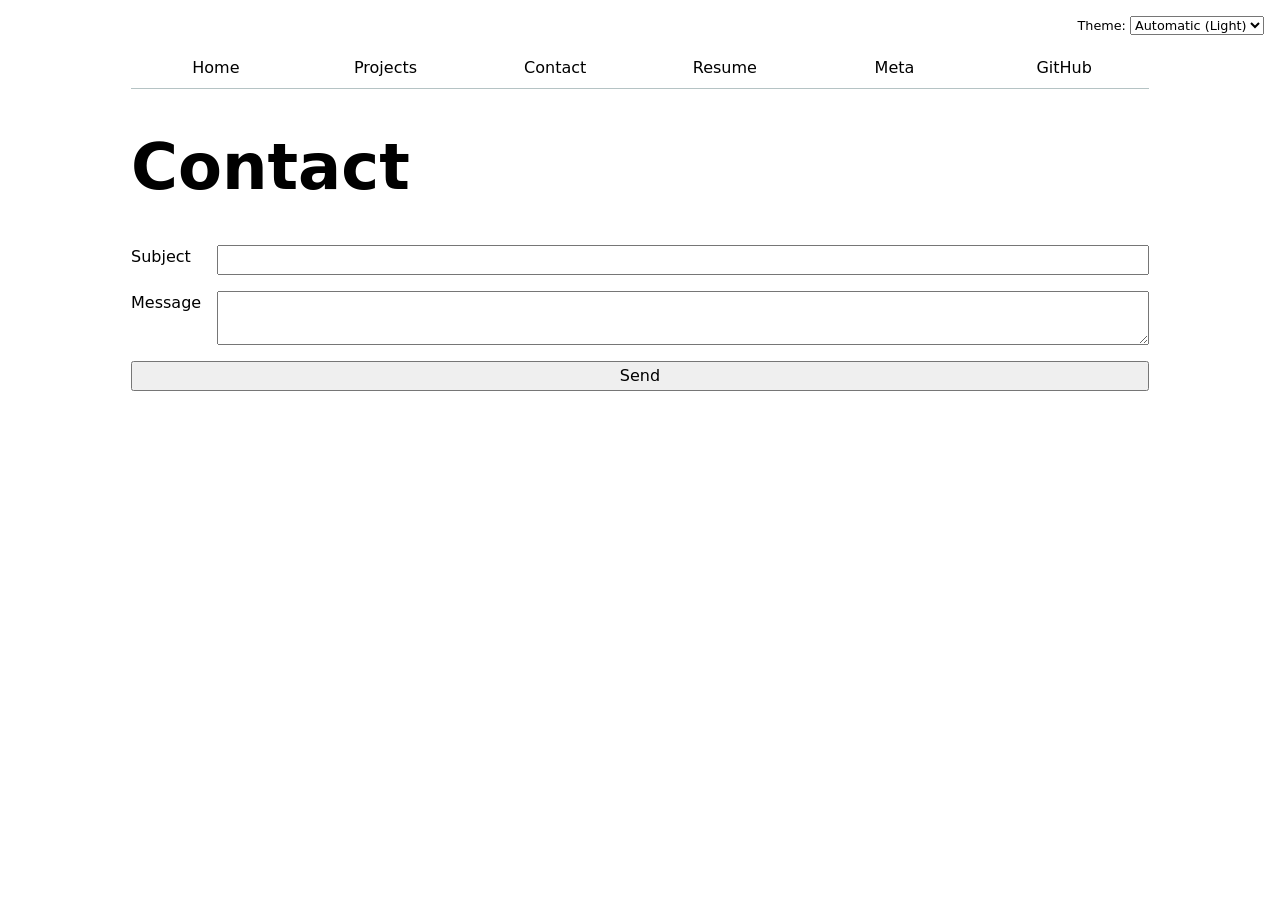
<file: contact/index.html>
<!DOCTYPE html>
<html lang="en">
<head>
    <meta charset="UTF-8">
    <meta name="viewport" content="width=device-width, initial-scale=1.0">
    <title>Contact</title>
    <link rel="stylesheet" href="../style.css">
    <script type="module" src="../global.js"></script>
</head>
<body>
<h1>Contact</h1>
<form action="mailto:jiw294@ucsd.edu">
  <label>Subject
    <input name="subject">
  </label>
  <label>Message
    <textarea name="body"></textarea>
  </label>
  <button>Send</button>
</form>    
</body>
</html>
</file>
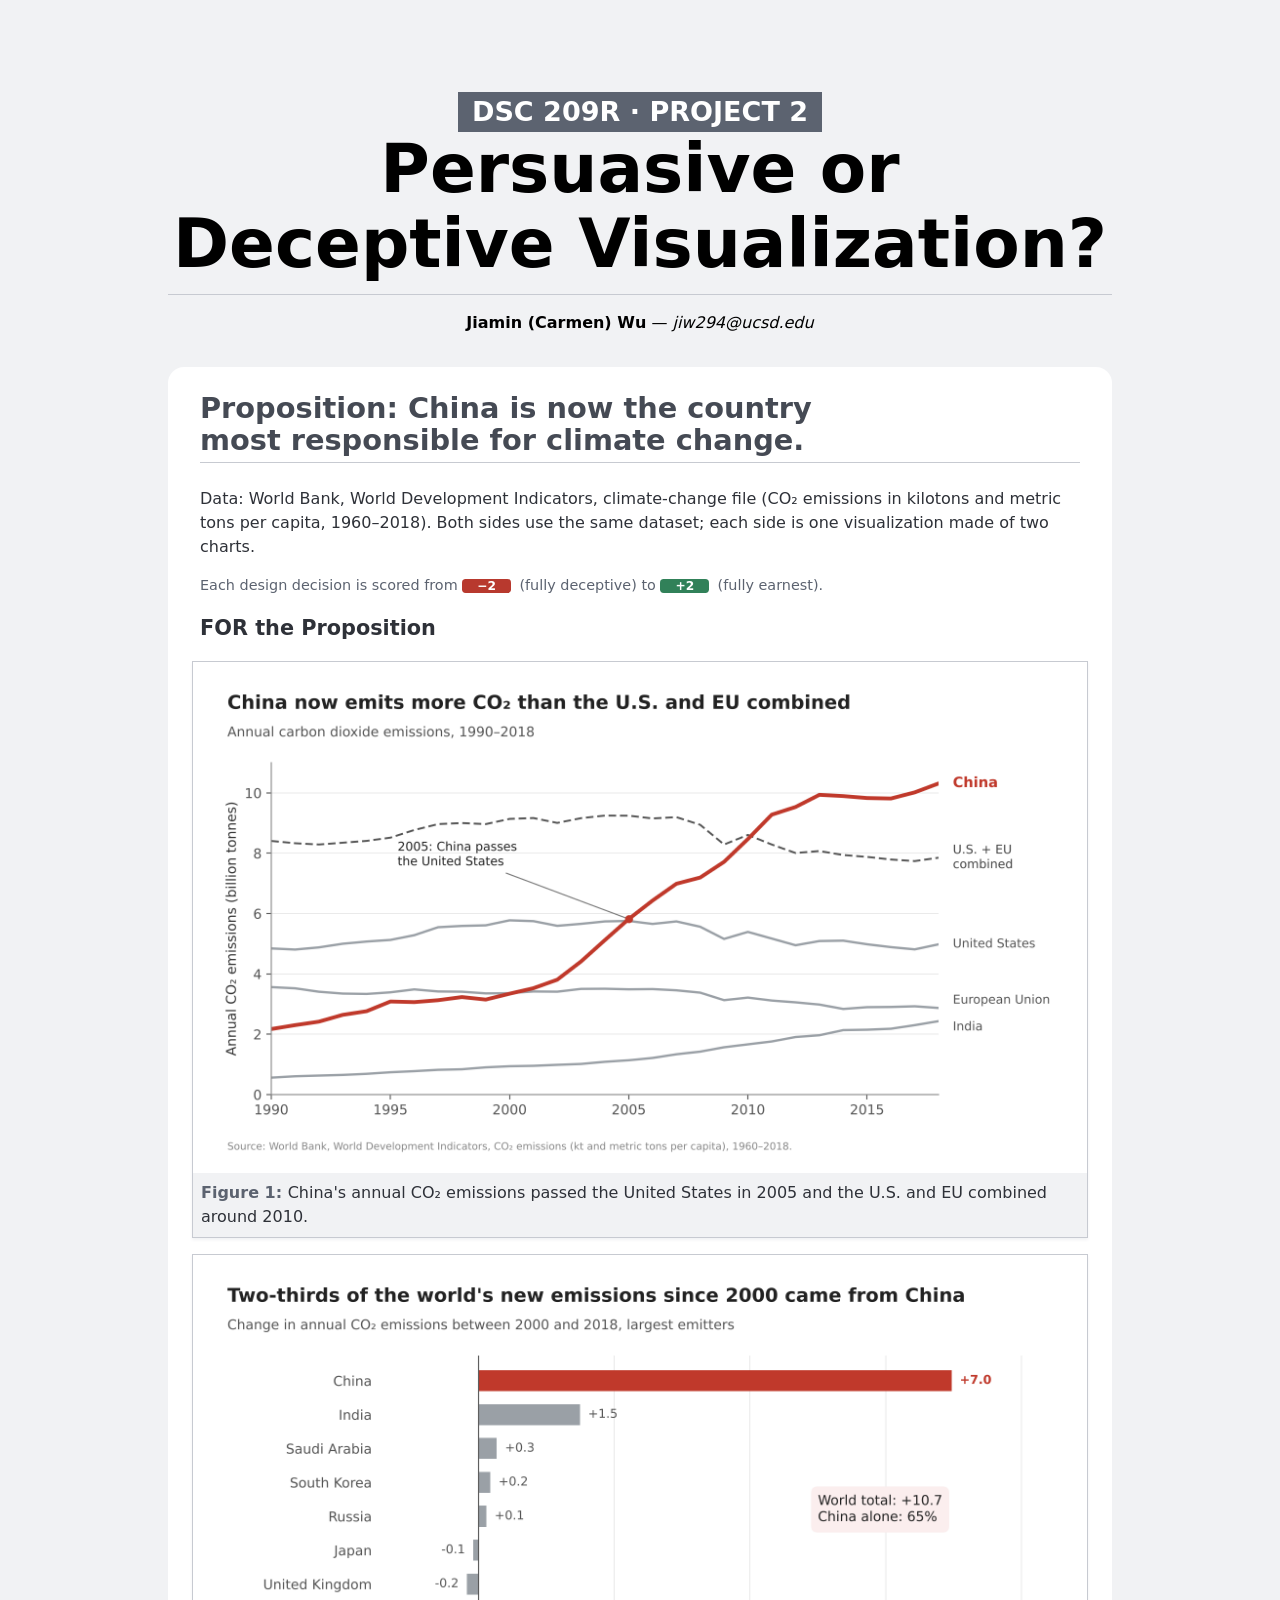
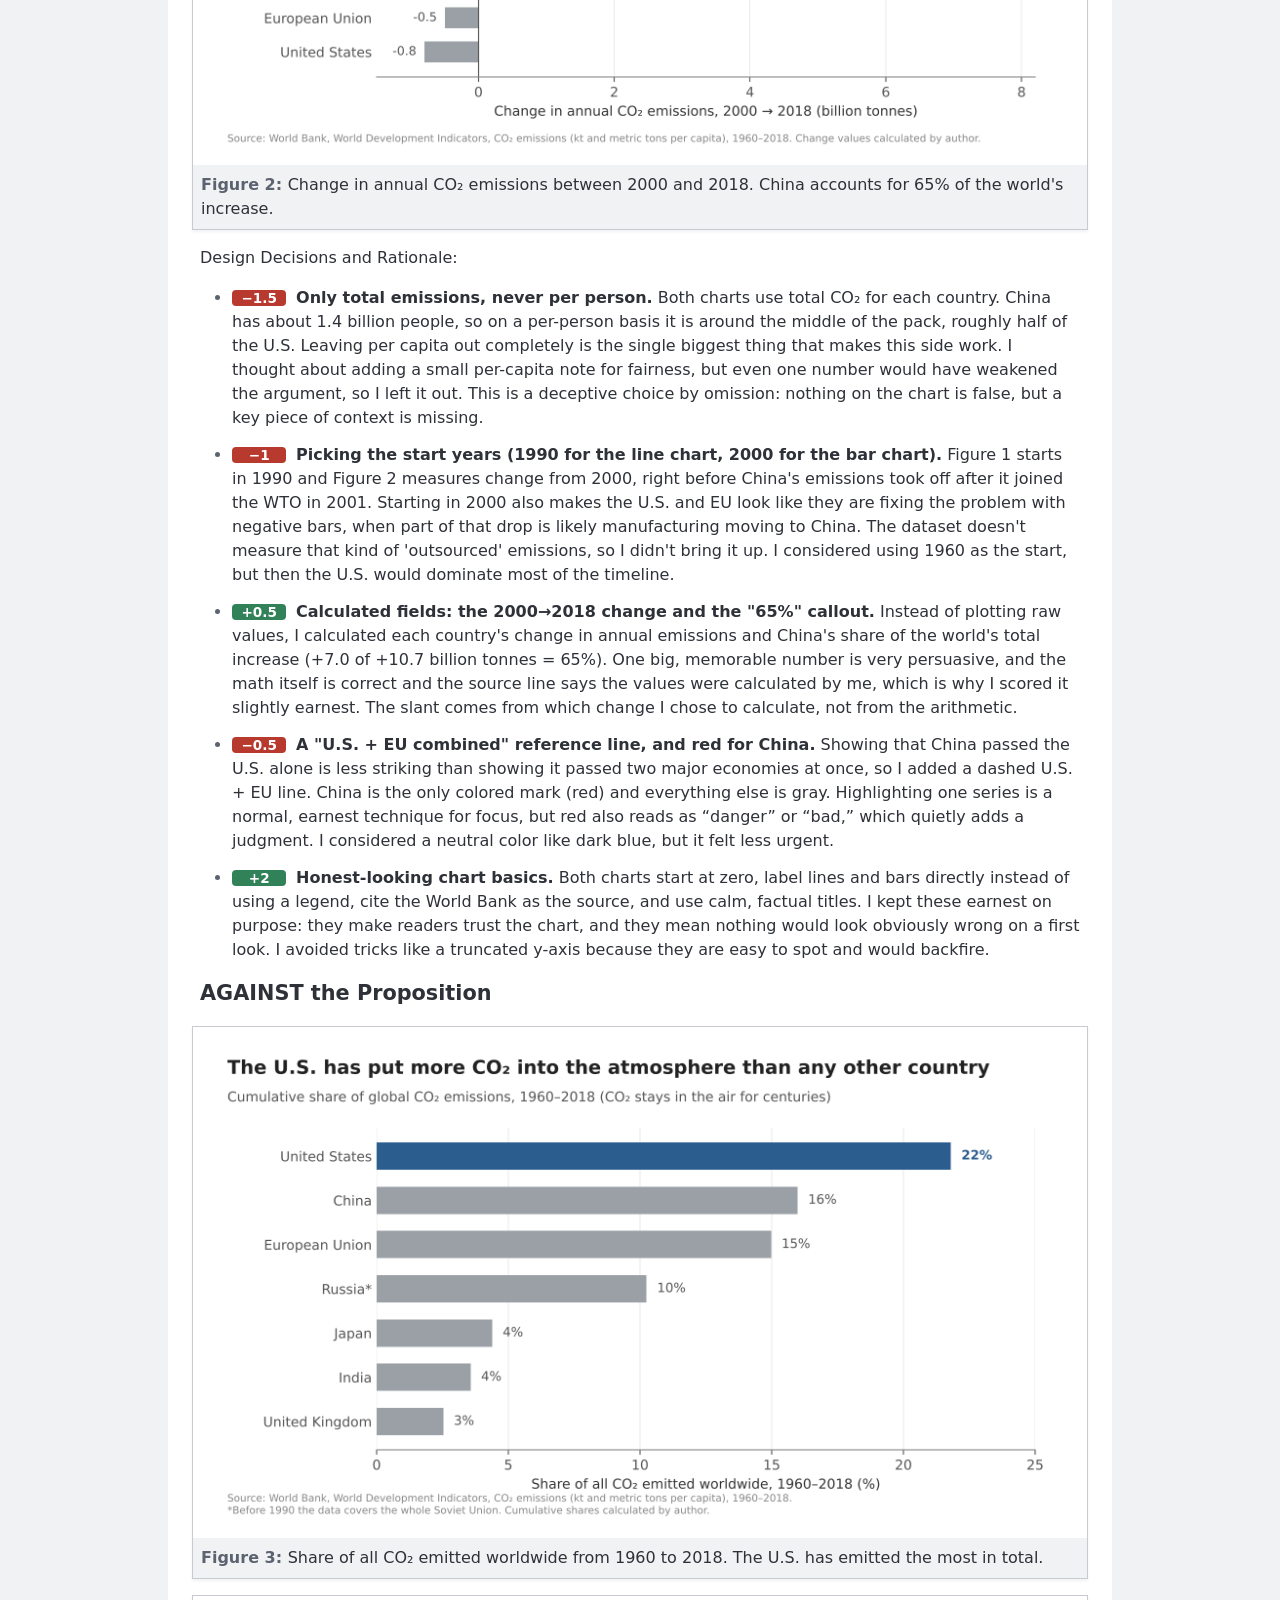
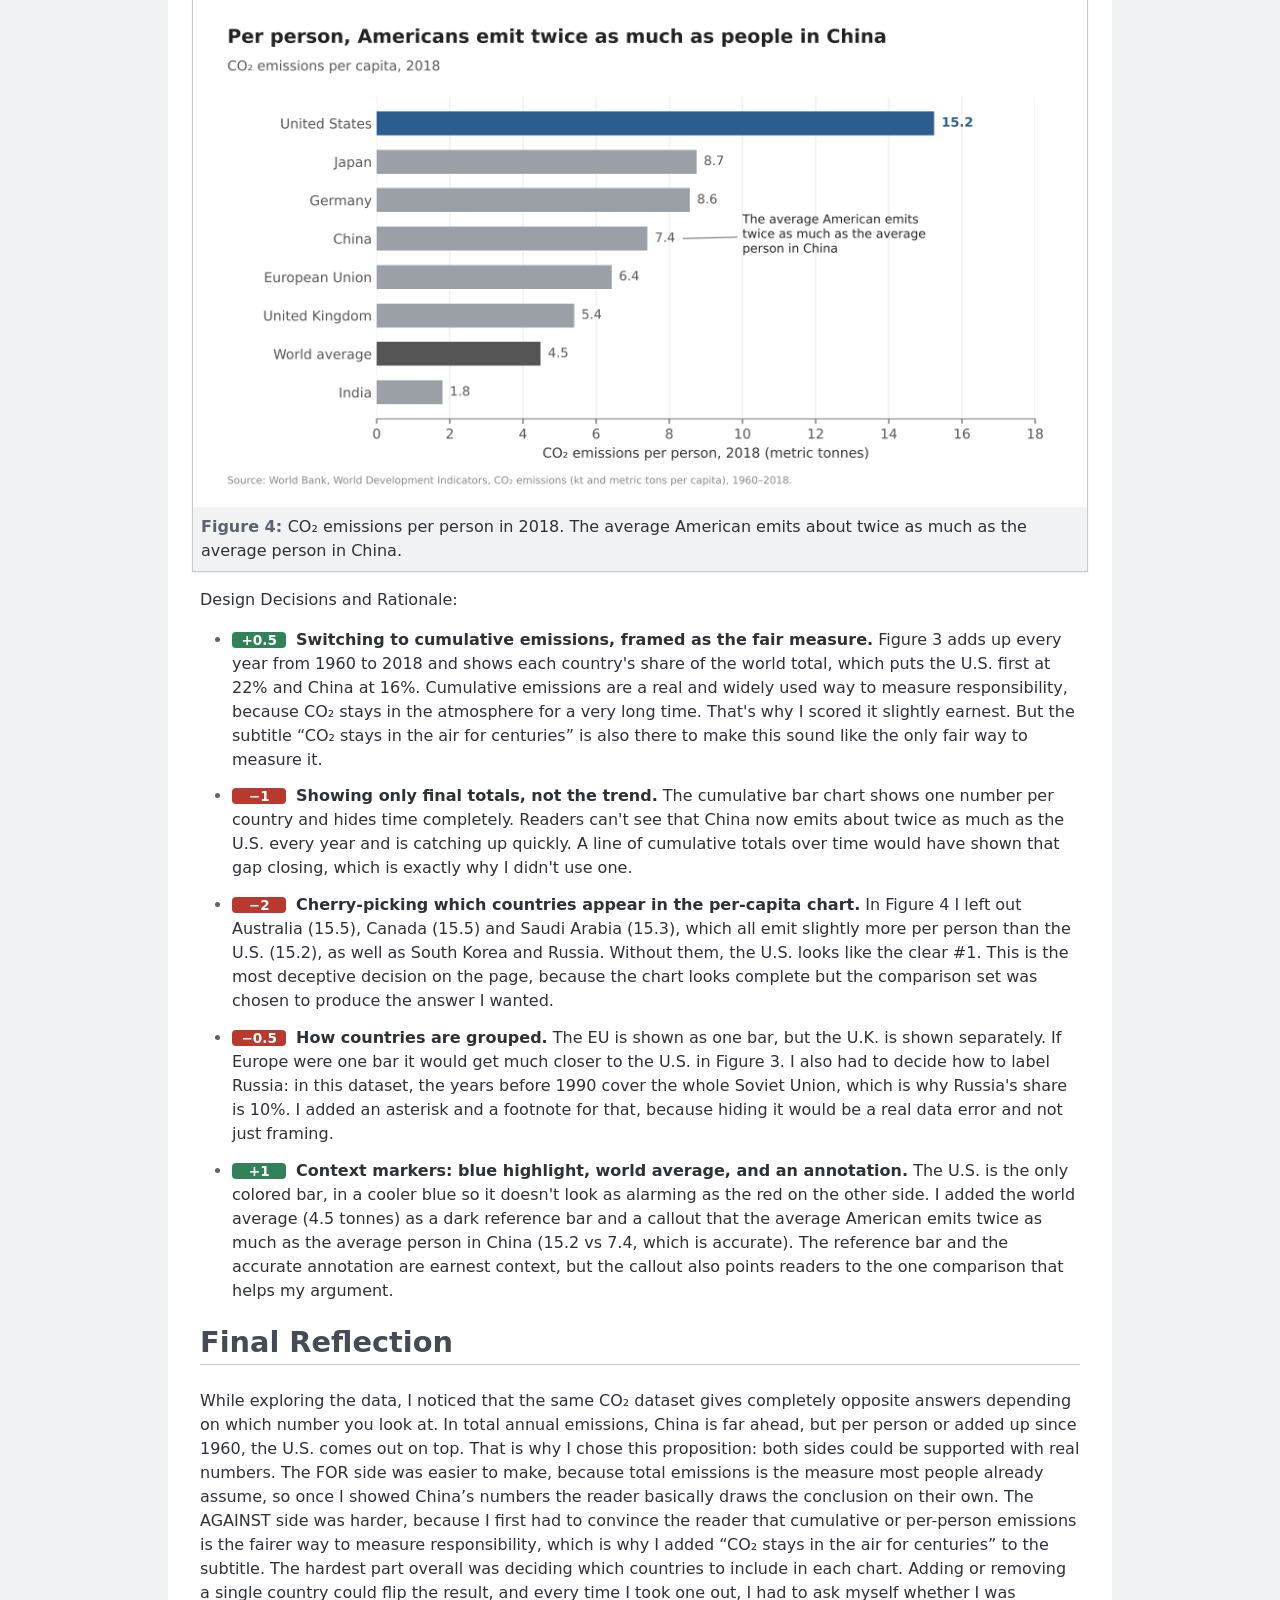
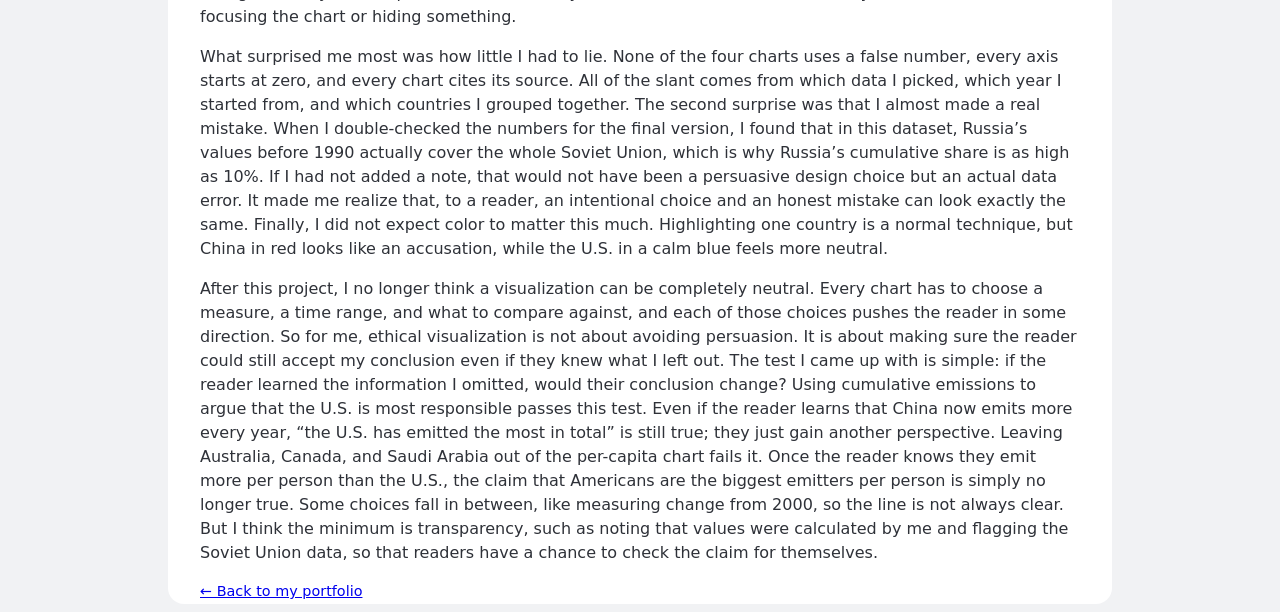
<file: project2/index.html>
<!DOCTYPE html>
<html lang="en">
  <head>
    <meta charset="utf-8" />
    <meta name="viewport" content="width=device-width, initial-scale=1" />
    <title>Project 2: Persuasive or Deceptive Visualization? | Jiamin Wu</title>
    <style>
      :root {
        --color-neutral-95: hsl(220 10% 95%);
        --color-neutral-90: hsl(220 10% 90%);
        --color-neutral-80: hsl(220 10% 80%);
        --color-neutral-70: hsl(220 10% 70%);
        --color-neutral-60: hsl(220 10% 60%);
        --color-neutral-50: hsl(220 10% 50%);
        --color-neutral-40: hsl(220 10% 40%);
        --color-neutral-30: hsl(220 10% 30%);
        --color-neutral-20: hsl(220 10% 20%);
        --color-neutral-10: hsl(220 10% 10%);
      }

      html {
        font: 100%/1.5 system-ui;
        counter-reset: figure;
        background: var(--color-neutral-95);
        max-width: min(75vw, 80em);
        margin: 0 auto;
      }

      /* Headings */

      h1,
      h2,
      h3,
      h4,
      h5,
      h6 {
        line-height: 1.1;
        font-weight: 600;
        text-wrap: balance;
      }

      h1,
      h2 {
        border-bottom: 1px solid var(--color-neutral-80);
        padding-bottom: 0.2em;
      }

      h1 {
        margin-block: 1em 0.5rem;
        font-size: clamp(2.5em, 150% + 2vh + 2vw, 10vmin);
        font-weight: 800;

        small {
          display: block;
          width: fit-content;
          padding: 0.2em 0.5em;
          margin-inline: auto;
          color: white;
          background: var(--color-neutral-40);
          font-size: 40%;
          text-transform: uppercase;
          white-space: nowrap;
        }
      }

      h2 {
        font-size: 180%;
        color: var(--color-neutral-30);
      }

      h3 {
        font-size: 130%;
      }

      /* Lists */

      ul,
      ol {
        padding-inline-start: 2em;
      }

      li {
        &::marker {
          color: var(--color-neutral-40);
        }

        + li {
          margin-top: 0.2em;
        }
      }

      /* Sectioning elements */

      header {
        padding-block: 1em;
        text-align: center;
      }

      main {
        background: white;
        color: var(--color-neutral-20);
        border-radius: 1rem;
        padding: 0.1rem 2rem;
      }

      /* Figures */

      figure {
        margin: 1em 0;
        padding: 0.5rem;
        margin-inline: -0.5em;
        border: 1px solid var(--color-neutral-80);
        box-shadow: 0 0.1em 0.2em var(--color-neutral-95);
        text-align: center;
        background: white;

        > figcaption {
          font: 500 75% var(--font-sans);
          background: var(--color-neutral-95);
          padding: 0.5rem;
          margin: -0.5rem;
          margin-top: 0.5rem;
          counter-increment: figure;
          text-align: left;

          &::before {
            content: 'Figure ' counter(figure) ': ';
            font-weight: bold;
            color: var(--color-neutral-40);
          }

          a:not(:hover, :focus, :active) {
            color: inherit;
            text-decoration: underline;
            text-decoration-color: color-mix(
              in lab,
              currentColor,
              transparent 70%
            );
          }
        }
      }
    
      figure img { max-width: 100%; height: auto; }
      .score { display:inline-block; min-width:3.2em; padding:0 0.4em; margin-right:0.3em; border-radius:0.3em;
               font: 700 85% system-ui; text-align:center; color:white; }
      .s-neg { background: hsl(5 60% 45%); }
      .s-pos { background: hsl(150 45% 35%); }
      .s-mid { background: var(--color-neutral-50); }
      .decisions li { margin-bottom: 0.8em; }
      .legend { font-size: 90%; color: var(--color-neutral-40); }
      .back { display:block; margin-top:1em; font-size:90%; }
    </style>
  </head>

  <body>
    <header>
      <h1>
        <small>DSC 209R · Project 2</small>
        Persuasive or Deceptive Visualization?
      </h1>
      <p><strong>Jiamin (Carmen) Wu</strong> — <em>jiw294@ucsd.edu</em></p>
    </header>

    <main>
      <h2>Proposition: China is now the country most responsible for climate change.</h2>
      <p>Data: World Bank, World Development Indicators, climate-change file (CO₂ emissions in kilotons and metric tons per capita, 1960–2018). Both sides use the same dataset; each side is one visualization made of two charts.</p>
      <p class="legend">Each design decision is scored from <span class="score s-neg">−2</span> (fully deceptive) to <span class="score s-pos">+2</span> (fully earnest).</p>

      <section>
        <h3>FOR the Proposition</h3>

        <figure>
          <img src="for-1-annual-emissions.png" alt="Line chart of annual CO2 emissions from 1990 to 2018. China's red line rises from about 2 to over 10 billion tonnes, passing the United States in 2005 and a dashed U.S. plus EU combined line around 2010." />
          <figcaption>China's annual CO₂ emissions passed the United States in 2005 and the U.S. and EU combined around 2010.</figcaption>
        </figure>

        <figure>
          <img src="for-2-new-emissions.png" alt="Bar chart of the change in annual CO2 emissions from 2000 to 2018. China increased by 7.0 billion tonnes, about 65 percent of the world's 10.7 billion tonne increase, while the U.S., EU, U.K. and Japan decreased." />
          <figcaption>Change in annual CO₂ emissions between 2000 and 2018. China accounts for 65% of the world's increase.</figcaption>
        </figure>

        <p>Design Decisions and Rationale:</p>

        <ul class="decisions">
          <li><strong><span class="score s-neg">−1.5</span> Only total emissions, never per person.</strong> Both charts use total CO₂ for each country. China has about 1.4 billion people, so on a per-person basis it is around the middle of the pack, roughly half of the U.S. Leaving per capita out completely is the single biggest thing that makes this side work. I thought about adding a small per-capita note for fairness, but even one number would have weakened the argument, so I left it out. This is a deceptive choice by omission: nothing on the chart is false, but a key piece of context is missing.</li>
          <li><strong><span class="score s-neg">−1</span> Picking the start years (1990 for the line chart, 2000 for the bar chart).</strong> Figure 1 starts in 1990 and Figure 2 measures change from 2000, right before China's emissions took off after it joined the WTO in 2001. Starting in 2000 also makes the U.S. and EU look like they are fixing the problem with negative bars, when part of that drop is likely manufacturing moving to China. The dataset doesn't measure that kind of 'outsourced' emissions, so I didn't bring it up. I considered using 1960 as the start, but then the U.S. would dominate most of the timeline.</li>
          <li><strong><span class="score s-pos">+0.5</span> Calculated fields: the 2000→2018 change and the "65%" callout.</strong> Instead of plotting raw values, I calculated each country's change in annual emissions and China's share of the world's total increase (+7.0 of +10.7 billion tonnes = 65%). One big, memorable number is very persuasive, and the math itself is correct and the source line says the values were calculated by me, which is why I scored it slightly earnest. The slant comes from which change I chose to calculate, not from the arithmetic.</li>
          <li><strong><span class="score s-neg">−0.5</span> A "U.S. + EU combined" reference line, and red for China.</strong> Showing that China passed the U.S. alone is less striking than showing it passed two major economies at once, so I added a dashed U.S. + EU line. China is the only colored mark (red) and everything else is gray. Highlighting one series is a normal, earnest technique for focus, but red also reads as “danger” or “bad,” which quietly adds a judgment. I considered a neutral color like dark blue, but it felt less urgent.</li>
          <li><strong><span class="score s-pos">+2</span> Honest-looking chart basics.</strong> Both charts start at zero, label lines and bars directly instead of using a legend, cite the World Bank as the source, and use calm, factual titles. I kept these earnest on purpose: they make readers trust the chart, and they mean nothing would look obviously wrong on a first look. I avoided tricks like a truncated y-axis because they are easy to spot and would backfire.</li>
        </ul>
      </section>

      <section>
        <h3>AGAINST the Proposition</h3>

        <figure>
          <img src="against-1-cumulative-share.png" alt="Bar chart of each country's share of all CO2 emitted worldwide from 1960 to 2018. United States 22 percent, China 16, European Union 15, Russia 10, Japan 4, India 4, United Kingdom 3." />
          <figcaption>Share of all CO₂ emitted worldwide from 1960 to 2018. The U.S. has emitted the most in total.</figcaption>
        </figure>

        <figure>
          <img src="against-2-per-capita.png" alt="Bar chart of CO2 emissions per person in 2018. United States 15.2 tonnes, Japan 8.7, Germany 8.6, China 7.4, EU 6.4, UK 5.4, world average 4.5, India 1.8." />
          <figcaption>CO₂ emissions per person in 2018. The average American emits about twice as much as the average person in China.</figcaption>
        </figure>

        <p>Design Decisions and Rationale:</p>

        <ul class="decisions">
          <li><strong><span class="score s-pos">+0.5</span> Switching to cumulative emissions, framed as the fair measure.</strong> Figure 3 adds up every year from 1960 to 2018 and shows each country's share of the world total, which puts the U.S. first at 22% and China at 16%. Cumulative emissions are a real and widely used way to measure responsibility, because CO₂ stays in the atmosphere for a very long time. That's why I scored it slightly earnest. But the subtitle “CO₂ stays in the air for centuries” is also there to make this sound like the only fair way to measure it.</li>
          <li><strong><span class="score s-neg">−1</span> Showing only final totals, not the trend.</strong> The cumulative bar chart shows one number per country and hides time completely. Readers can't see that China now emits about twice as much as the U.S. every year and is catching up quickly. A line of cumulative totals over time would have shown that gap closing, which is exactly why I didn't use one.</li>
          <li><strong><span class="score s-neg">−2</span> Cherry-picking which countries appear in the per-capita chart.</strong> In Figure 4 I left out Australia (15.5), Canada (15.5) and Saudi Arabia (15.3), which all emit slightly more per person than the U.S. (15.2), as well as South Korea and Russia. Without them, the U.S. looks like the clear #1. This is the most deceptive decision on the page, because the chart looks complete but the comparison set was chosen to produce the answer I wanted.</li>
          <li><strong><span class="score s-neg">−0.5</span> How countries are grouped.</strong> The EU is shown as one bar, but the U.K. is shown separately. If Europe were one bar it would get much closer to the U.S. in Figure 3. I also had to decide how to label Russia: in this dataset, the years before 1990 cover the whole Soviet Union, which is why Russia's share is 10%. I added an asterisk and a footnote for that, because hiding it would be a real data error and not just framing.</li>
          <li><strong><span class="score s-pos">+1</span> Context markers: blue highlight, world average, and an annotation.</strong> The U.S. is the only colored bar, in a cooler blue so it doesn't look as alarming as the red on the other side. I added the world average (4.5 tonnes) as a dark reference bar and a callout that the average American emits twice as much as the average person in China (15.2 vs 7.4, which is accurate). The reference bar and the accurate annotation are earnest context, but the callout also points readers to the one comparison that helps my argument.</li>
        </ul>
      </section>

      <section>
        <h2>Final Reflection</h2>

        <p>While exploring the data, I noticed that the same CO₂ dataset gives completely opposite answers depending on which number you look at. In total annual emissions, China is far ahead, but per person or added up since 1960, the U.S. comes out on top. That is why I chose this proposition: both sides could be supported with real numbers. The FOR side was easier to make, because total emissions is the measure most people already assume, so once I showed China’s numbers the reader basically draws the conclusion on their own. The AGAINST side was harder, because I first had to convince the reader that cumulative or per-person emissions is the fairer way to measure responsibility, which is why I added “CO₂ stays in the air for centuries” to the subtitle. The hardest part overall was deciding which countries to include in each chart. Adding or removing a single country could flip the result, and every time I took one out, I had to ask myself whether I was focusing the chart or hiding something.</p>
        <p>What surprised me most was how little I had to lie. None of the four charts uses a false number, every axis starts at zero, and every chart cites its source. All of the slant comes from which data I picked, which year I started from, and which countries I grouped together. The second surprise was that I almost made a real mistake. When I double-checked the numbers for the final version, I found that in this dataset, Russia’s values before 1990 actually cover the whole Soviet Union, which is why Russia’s cumulative share is as high as 10%. If I had not added a note, that would not have been a persuasive design choice but an actual data error. It made me realize that, to a reader, an intentional choice and an honest mistake can look exactly the same. Finally, I did not expect color to matter this much. Highlighting one country is a normal technique, but China in red looks like an accusation, while the U.S. in a calm blue feels more neutral.</p>
        <p>After this project, I no longer think a visualization can be completely neutral. Every chart has to choose a measure, a time range, and what to compare against, and each of those choices pushes the reader in some direction. So for me, ethical visualization is not about avoiding persuasion. It is about making sure the reader could still accept my conclusion even if they knew what I left out. The test I came up with is simple: if the reader learned the information I omitted, would their conclusion change? Using cumulative emissions to argue that the U.S. is most responsible passes this test. Even if the reader learns that China now emits more every year, “the U.S. has emitted the most in total” is still true; they just gain another perspective. Leaving Australia, Canada, and Saudi Arabia out of the per-capita chart fails it. Once the reader knows they emit more per person than the U.S., the claim that Americans are the biggest emitters per person is simply no longer true. Some choices fall in between, like measuring change from 2000, so the line is not always clear. But I think the minimum is transparency, such as noting that values were calculated by me and flagging the Soviet Union data, so that readers have a chance to check the claim for themselves.</p>
      </section>

      <a class="back" href="../">← Back to my portfolio</a>
    </main>
  </body>
</html>
</file>
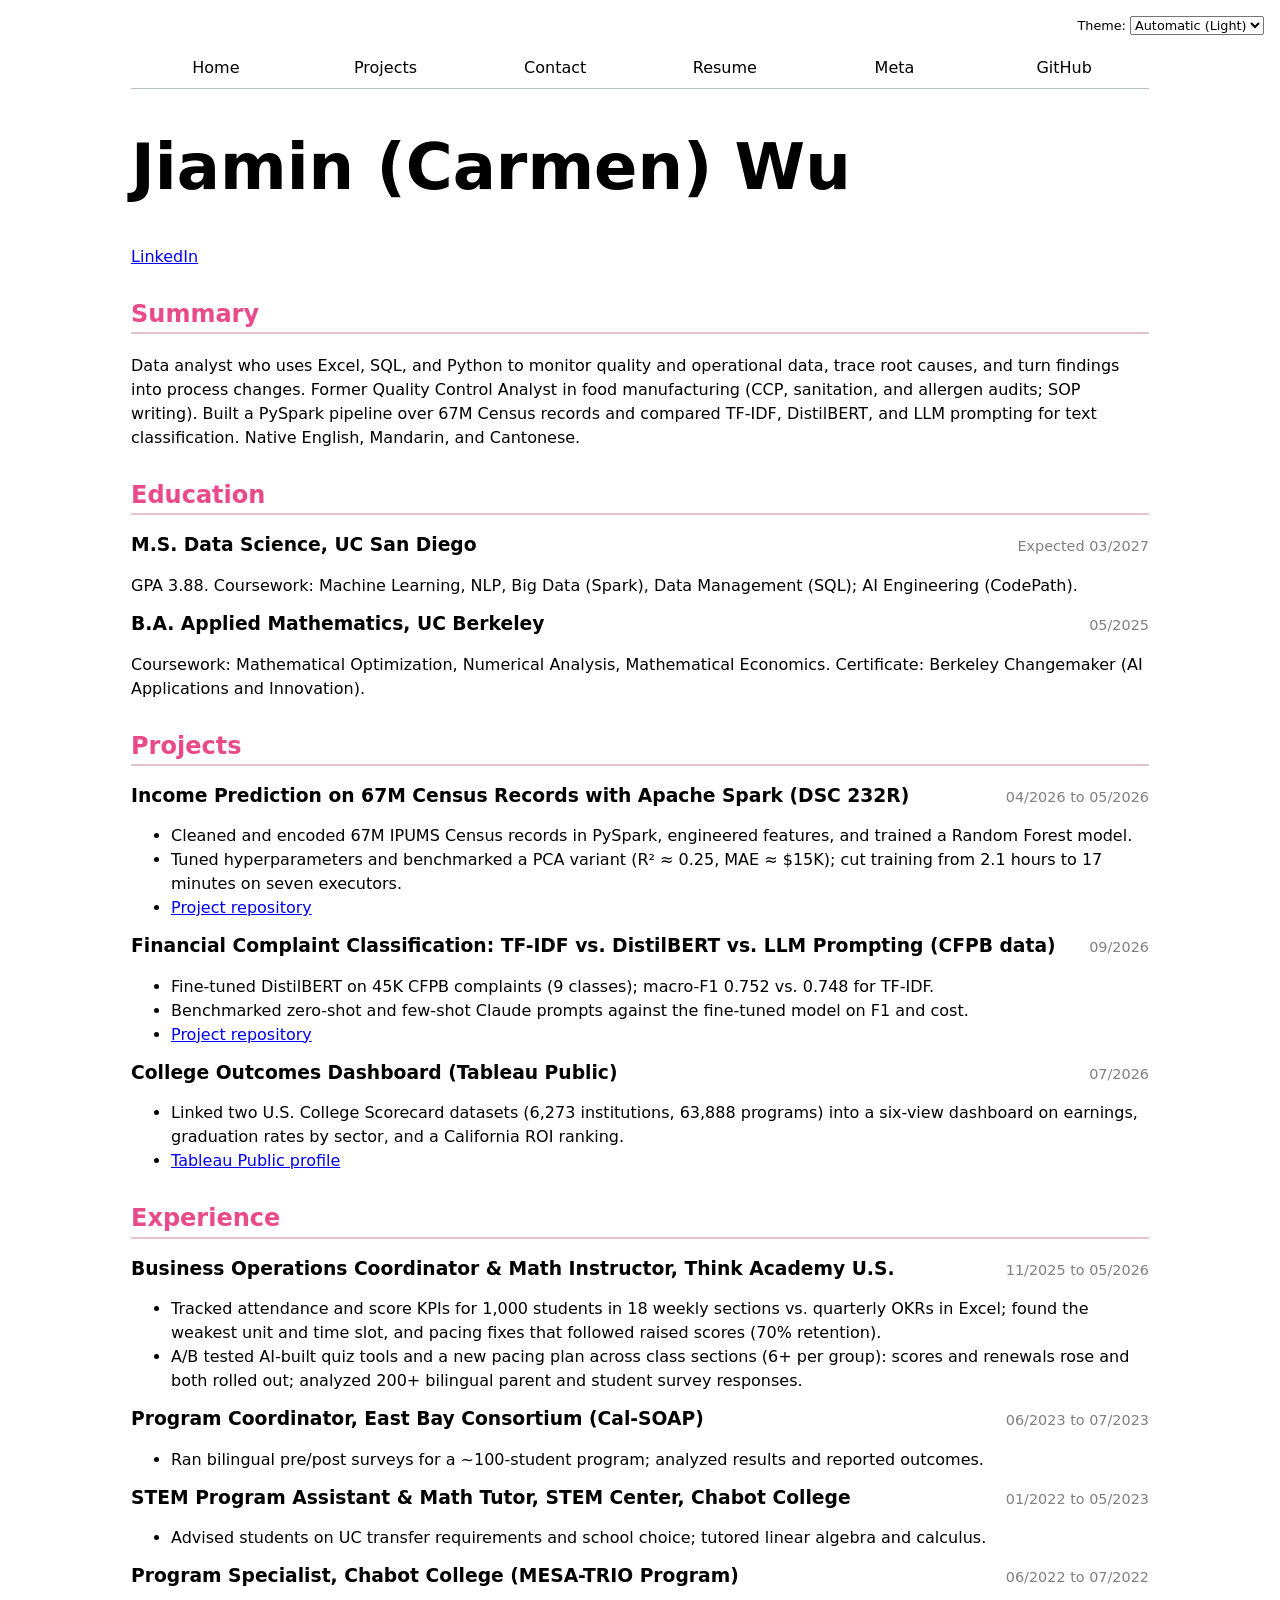
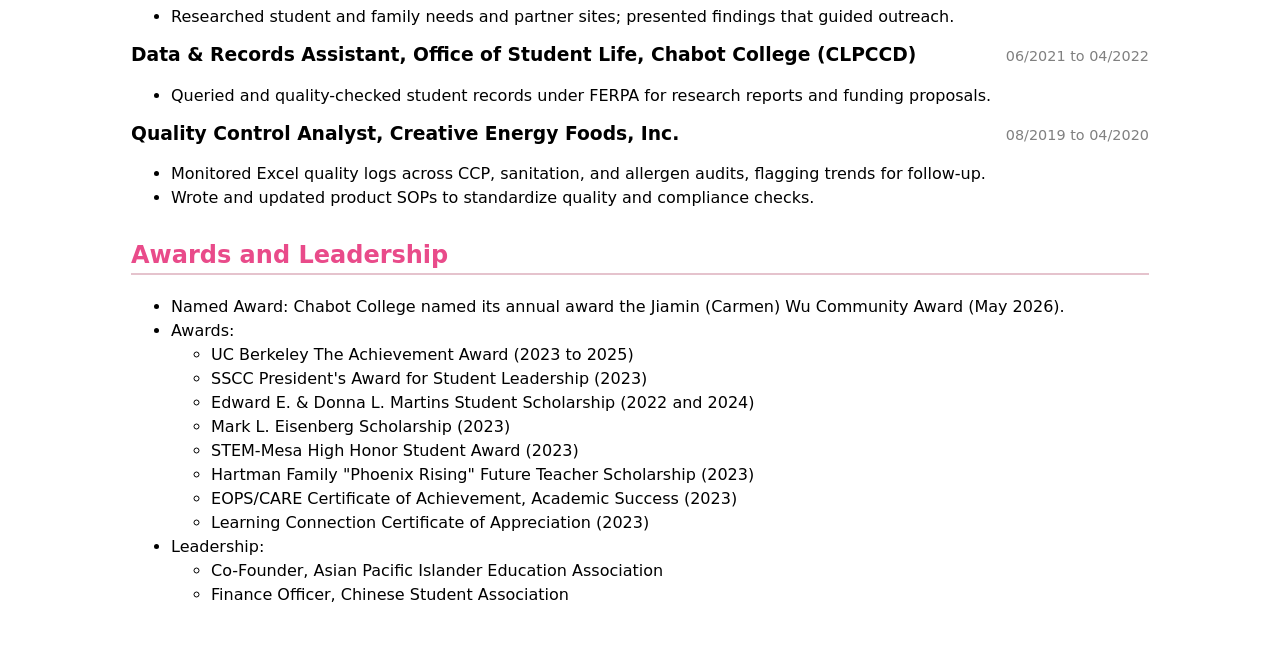
<file: resume/index.html>
<!DOCTYPE html>
<html lang="en">

<head>
    <meta charset="UTF-8">
    <meta name="viewport" content="width=device-width, initial-scale=1.0">
    <title>Resume</title>
    <link rel="stylesheet" href="../style.css">
    <script type="module" src="../global.js"></script>
</head>

<body class="resume">

    <h1>Jiamin (Carmen) Wu</h1>
    <p><a href="https://www.linkedin.com/in/jiamin0520" target="_blank">LinkedIn</a></p>

    <section>
        <h2>Summary</h2>
        <p>Data analyst who uses Excel, SQL, and Python to monitor quality and operational data, trace root causes, and
            turn findings into process changes. Former Quality Control Analyst in food manufacturing (CCP, sanitation,
            and allergen audits; SOP writing). Built a PySpark pipeline over 67M Census records and compared TF-IDF,
            DistilBERT, and LLM prompting for text classification. Native English, Mandarin, and Cantonese.</p>
    </section>

    <section>
        <h2>Education</h2>
        <article>
            <header>
                <h3>M.S. Data Science, UC San Diego</h3>
                <p>Expected <time datetime="2027-03">03/2027</time></p>
            </header>
            <p>GPA 3.88. Coursework: Machine Learning, NLP, Big Data (Spark), Data Management (SQL); AI Engineering
                (CodePath).</p>
        </article>
        <article>
            <header>
                <h3>B.A. Applied Mathematics, UC Berkeley</h3>
                <p><time datetime="2025-05">05/2025</time></p>
            </header>
            <p>Coursework: Mathematical Optimization, Numerical Analysis, Mathematical Economics. Certificate: Berkeley
                Changemaker (AI Applications and Innovation).</p>
        </article>
    </section>

    <section>
        <h2>Projects</h2>
        <article>
            <header>
                <h3>Income Prediction on 67M Census Records with Apache Spark (DSC 232R)</h3>
                <p><time datetime="2026-04">04/2026</time> to <time datetime="2026-05">05/2026</time></p>
            </header>
            <ul>
                <li>Cleaned and encoded 67M IPUMS Census records in PySpark, engineered features, and trained a Random
                    Forest model.</li>
                <li>Tuned hyperparameters and benchmarked a PCA variant (R² ≈ 0.25, MAE ≈ $15K); cut training from 2.1
                    hours to 17 minutes on seven executors.</li>
                <li><a href="https://github.com/carmenwu0520/dsc232r-group-project" target="_blank">Project
                        repository</a></li>
            </ul>
        </article>
        <article>
            <header>
                <h3>Financial Complaint Classification: TF-IDF vs. DistilBERT vs. LLM Prompting (CFPB data)</h3>
                <p><time datetime="2026-09">09/2026</time></p>
            </header>
            <ul>
                <li>Fine-tuned DistilBERT on 45K CFPB complaints (9 classes); macro-F1 0.752 vs. 0.748 for TF-IDF.</li>
                <li>Benchmarked zero-shot and few-shot Claude prompts against the fine-tuned model on F1 and cost.</li>
                <li><a href="https://github.com/carmenwu0520/cfpb-complaint-nlp" target="_blank">Project repository</a>
                </li>
            </ul>
        </article>
        <article>
            <header>
                <h3>College Outcomes Dashboard (Tableau Public)</h3>
                <p><time datetime="2026-07">07/2026</time></p>
            </header>
            <ul>
                <li>Linked two U.S. College Scorecard datasets (6,273 institutions, 63,888 programs) into a six-view
                    dashboard on earnings, graduation rates by sector, and a California ROI ranking.</li>
                <li><a href="https://public.tableau.com/app/profile/jiamin.wu" target="_blank">Tableau Public
                        profile</a></li>
            </ul>
        </article>
    </section>

    <section>
        <h2>Experience</h2>
        <article>
            <header>
                <h3>Business Operations Coordinator &amp; Math Instructor, Think Academy U.S.</h3>
                <p><time datetime="2025-11">11/2025</time> to <time datetime="2026-05">05/2026</time></p>
            </header>
            <ul>
                <li>Tracked attendance and score KPIs for 1,000 students in 18 weekly sections vs. quarterly OKRs in
                    Excel; found the weakest unit and time slot, and pacing fixes that followed raised scores (70%
                    retention).</li>
                <li>A/B tested AI-built quiz tools and a new pacing plan across class sections (6+ per group): scores
                    and renewals rose and both rolled out; analyzed 200+ bilingual parent and student survey responses.
                </li>
            </ul>
        </article>
        <article>
            <header>
                <h3>Program Coordinator, East Bay Consortium (Cal-SOAP)</h3>
                <p><time datetime="2023-06">06/2023</time> to <time datetime="2023-07">07/2023</time></p>
            </header>
            <ul>
                <li>Ran bilingual pre/post surveys for a ~100-student program; analyzed results and reported outcomes.
                </li>
            </ul>
        </article>
        <article>
            <header>
                <h3>STEM Program Assistant &amp; Math Tutor, STEM Center, Chabot College</h3>
                <p><time datetime="2022-01">01/2022</time> to <time datetime="2023-05">05/2023</time></p>
            </header>
            <ul>
                <li>Advised students on UC transfer requirements and school choice; tutored linear algebra and calculus.
                </li>
            </ul>
        </article>
        <article>
            <header>
                <h3>Program Specialist, Chabot College (MESA-TRIO Program)</h3>
                <p><time datetime="2022-06">06/2022</time> to <time datetime="2022-07">07/2022</time></p>
            </header>
            <ul>
                <li>Researched student and family needs and partner sites; presented findings that guided outreach.</li>
            </ul>
        </article>
        <article>
            <header>
                <h3>Data &amp; Records Assistant, Office of Student Life, Chabot College (CLPCCD)</h3>
                <p><time datetime="2021-06">06/2021</time> to <time datetime="2022-04">04/2022</time></p>
            </header>
            <ul>
                <li>Queried and quality-checked student records under FERPA for research reports and funding proposals.
                </li>
            </ul>
        </article>
        <article>
            <header>
                <h3>Quality Control Analyst, Creative Energy Foods, Inc.</h3>
                <p><time datetime="2019-08">08/2019</time> to <time datetime="2020-04">04/2020</time></p>
            </header>
            <ul>
                <li>Monitored Excel quality logs across CCP, sanitation, and allergen audits, flagging trends for
                    follow-up.</li>
                <li>Wrote and updated product SOPs to standardize quality and compliance checks.</li>
            </ul>
        </article>
    </section>

    <section>
        <h2>Awards and Leadership</h2>
        <ul>
            <li>Named Award: Chabot College named its annual award the Jiamin (Carmen) Wu Community Award (May 2026).
            </li>
            <li>Awards:
                <ul>
                    <li>UC Berkeley The Achievement Award (2023 to 2025)</li>
                    <li>SSCC President's Award for Student Leadership (2023)</li>
                    <li>Edward E. &amp; Donna L. Martins Student Scholarship (2022 and 2024)</li>
                    <li>Mark L. Eisenberg Scholarship (2023)</li>
                    <li>STEM-Mesa High Honor Student Award (2023)</li>
                    <li>Hartman Family "Phoenix Rising" Future Teacher Scholarship (2023)</li>
                    <li>EOPS/CARE Certificate of Achievement, Academic Success (2023)</li>
                    <li>Learning Connection Certificate of Appreciation (2023)</li>
                </ul>
            </li>
            <li>Leadership:
                <ul>
                    <li>Co-Founder, Asian Pacific Islander Education Association</li>
                    <li>Finance Officer, Chinese Student Association</li>
                </ul>
            </li>
        </ul>
    </section>
</body>

</html>
</file>
<file: style.css>
:root {
  --color-accent: oklch(65% 50% 0);
}

html {
  accent-color: var(--color-accent);
  color-scheme: light dark;
}

body {
  font: 100%/1.5 system-ui;
  max-width: 100ch;
  margin-inline: auto;
  padding: 1em;
  padding-top: 2.5em; /* room for the theme switcher */
}

img {
  max-width: 100%;
  height: auto;
}

nav {
  --border-color: oklch(50% 10% 200 / 40%);

  display: flex;
  margin-bottom: 1em;
  border-bottom: 1px solid var(--border-color);

  a {
    flex: 1;
    text-decoration: none;
    color: inherit;
    text-align: center;
    padding: 0.5em;
  }

  a.current {
    border-bottom: 0.4em solid var(--border-color);
    padding-bottom: 0.1em;
  }

  a:hover {
    border-bottom: 0.4em solid var(--color-accent);
    padding-bottom: 0.1em;
    background-color: color-mix(in oklch, var(--color-accent), canvas 85%);
  }
}

input, textarea, button, select {
  font: inherit;
}

form {
  display: grid;
  grid-template-columns: auto 1fr;
  gap: 1em;

  label {
    display: grid;
    grid-template-columns: subgrid;
    grid-column: 1 / -1;
  }

  button {
    grid-column: 1 / -1;
  }
}

.projects {
  display: grid;
  grid-template-columns: repeat(auto-fill, minmax(15em, 1fr));
  gap: 1em;

  article {
    display: grid;
    grid-template-rows: subgrid;
    grid-row: span 3;
  }

  h2, h3 {
    margin: 0;
  }

  /* make every project image the same shape */
  img {
    width: 100%;
    aspect-ratio: 2 / 1;
    object-fit: cover;
    object-position: top;
    border: 1px solid oklch(90% 0 0);
  }
}

h1 {
  font-size: 400%;
}

/* ---------- Lab 3: theme switcher in the top right corner ---------- */
.color-scheme {
  position: absolute;
  top: 1rem;
  right: 1rem;
  font-size: 80%;
}

h1, h2, h3, h4, h5, h6 {
  line-height: 1.1;
  text-wrap: balance;
}

.resume {
  section {
    margin-block: 2em;
  }

  h2 {
    color: var(--color-accent);
    border-bottom: 2px solid oklch(from var(--color-accent) 85% 10% h);
    padding-bottom: 0.2em;
  }

  article header {
    display: flex;
    flex-wrap: wrap;
    justify-content: space-between;
    align-items: baseline;
    column-gap: 1em;

    h3, p {
      margin: 0;
    }

    p {
      color: gray;
      font-size: 0.9em;
    }
  }
}
/* ---------- Home page: smaller photo next to the intro ---------- */
.intro {
  display: flex;
  flex-wrap: wrap;
  align-items: start;
  gap: 2em;

  img {
    width: 16em;
    aspect-ratio: 3 / 4;
    object-fit: cover;
    border-radius: 1em;
  }

  .bio {
    flex: 1;
    min-width: 15em;
    font-size: 1.1em;

    p:first-child {
      margin-top: 0;
    }
  }
}

/* ---------- Lab 4: GitHub stats on the home page ---------- */
#profile-stats {
  margin-block: 2em;

  dl {
    display: grid;
    grid-template-columns: repeat(4, 1fr);
    text-align: center;
    margin: 0;
    padding: 1em;
    border: 1px solid oklch(50% 10% 200 / 40%);
    border-radius: 0.5em;
  }

  dt {
    grid-row: 1;
    font-size: 0.8em;
    text-transform: uppercase;
    color: gray;
  }

  dd {
    grid-row: 2;
    margin: 0;
    font-size: 2em;
    font-weight: bold;
  }
}

/* =====================================================================
   Lab 5: pie chart, legend, search, selection
   ===================================================================== */

/* Step 0.1: project year */
.project-year {
  font-family: Baskerville, serif;
  font-variant-numeric: oldstyle-nums;
  color: gray;
  margin-top: 0.25em;
}

/* Step 2.3: pie + legend side by side */
.container {
  display: flex;
  align-items: center;
  gap: 2em;
  margin-block: 2em;
}

/* Step 1.1: pie size */
#projects-pie-plot {
  width: 20em;
  max-width: 40%;
  flex-shrink: 0;
  overflow: visible;
}

/* Step 2.2: legend */
.legend {
  flex: 1;
  display: grid;
  grid-template-columns: repeat(auto-fill, minmax(9em, 1fr));
  gap: 1em; /* bigger than the li gap → proximity principle */
  padding: 1em;
  margin: 0;
  list-style: none;
  border: 1px solid oklch(80% 0 0 / 60%);
  border-radius: 0.5em;
}

.legend-item {
  display: flex;
  align-items: center;
  gap: 0.4em;
  cursor: pointer;
}

.swatch {
  display: inline-block;
  width: 1em;
  aspect-ratio: 1 / 1;
  border-radius: 50%;
  background-color: var(--color);
}

/* Step 4.1: search bar */
.searchBar {
  width: 100%;
  box-sizing: border-box;
  padding: 0.5em 0.75em;
  margin-block-end: 1.5em;
}

/* Step 5.1: hover fades the other wedges */
#projects-pie-plot path {
  transition: 300ms;
  cursor: pointer;
}

#projects-pie-plot:has(path:hover) path:not(:hover) {
  opacity: 0.5;
}

/* keyboard focus ring for wedges */
#projects-pie-plot path:focus-visible {
  outline: none;
  stroke: currentColor;
  stroke-width: 1.5;
}

/* Step 5.2: selected wedge + legend item */
.selected {
  --color: oklch(60% 45% 0) !important;
}

#projects-pie-plot path.selected {
  fill: var(--color);
}

.legend-item.selected {
  font-weight: bold;
}

/* =====================================================================
   Lab 6: Meta page (code stats + commit scatterplot)
   ===================================================================== */

/* Step 1.3: summary stats, same card look as the home page GitHub stats */
dl.stats {
  display: grid;
  grid-template-columns: repeat(auto-fit, minmax(7em, 1fr));
  grid-auto-flow: column;
  text-align: center;
  margin: 0 0 1.5em;
  padding: 1em;
  border: 1px solid oklch(50% 10% 200 / 40%);
  border-radius: 0.5em;

  &:empty {
    display: none;
  }

  dt {
    grid-row: 1;
    font-size: 0.8em;
    text-transform: uppercase;
    color: gray;
  }

  dd {
    grid-row: 2;
    margin: 0;
    font-size: 1.8em;
    font-weight: bold;
  }
}

.hint {
  color: gray;
  font-size: 0.9em;
}

/* Step 2.3: faint gridlines */
.gridlines .tick line {
  stroke: oklch(50% 0 0 / 20%);
}

.gridlines .domain {
  display: none;
}

/* Step 3: tooltip */
dl.info {
  display: grid;
  grid-template-columns: auto 1fr;
  gap: 0.25em 1em;
  margin: 0;
  transition-duration: 500ms;
  transition-property: opacity, visibility;

  dt {
    color: gray;
    font-size: 0.85em;
  }

  dd {
    margin: 0;
    font-weight: 600;
  }
}

dl.info[hidden]:not(:hover, :focus-within) {
  opacity: 0;
  visibility: hidden;
}

.tooltip {
  position: fixed;
  top: 1em;
  left: 1em;
  z-index: 10;
  width: max-content;
  max-width: 24em;
  padding: 0.6em 0.9em;
  border-radius: 0.5em;
  background-color: color-mix(in oklch, canvas 85%, transparent);
  backdrop-filter: blur(6px);
  box-shadow: 0 2px 10px oklch(0% 0 0 / 20%);
  pointer-events: none;
}

/* Step 3.1: dots grow on hover */
#chart circle {
  transition: 200ms;
  transform-origin: center;
  transform-box: fill-box;
}

#chart circle:hover {
  transform: scale(1.5);
}

/* Step 5.4: brushed dots */
#chart circle.selected {
  fill: #ff6b6b;
}

/* Step 5.3: marching-ants selection rectangle */
@keyframes marching-ants {
  to {
    stroke-dashoffset: -8; /* 5 + 3 */
  }
}

#chart .selection {
  fill-opacity: 0.1;
  stroke: currentColor;
  stroke-opacity: 0.7;
  stroke-dasharray: 5 3;
  animation: marching-ants 2s linear infinite;
}
</file>
